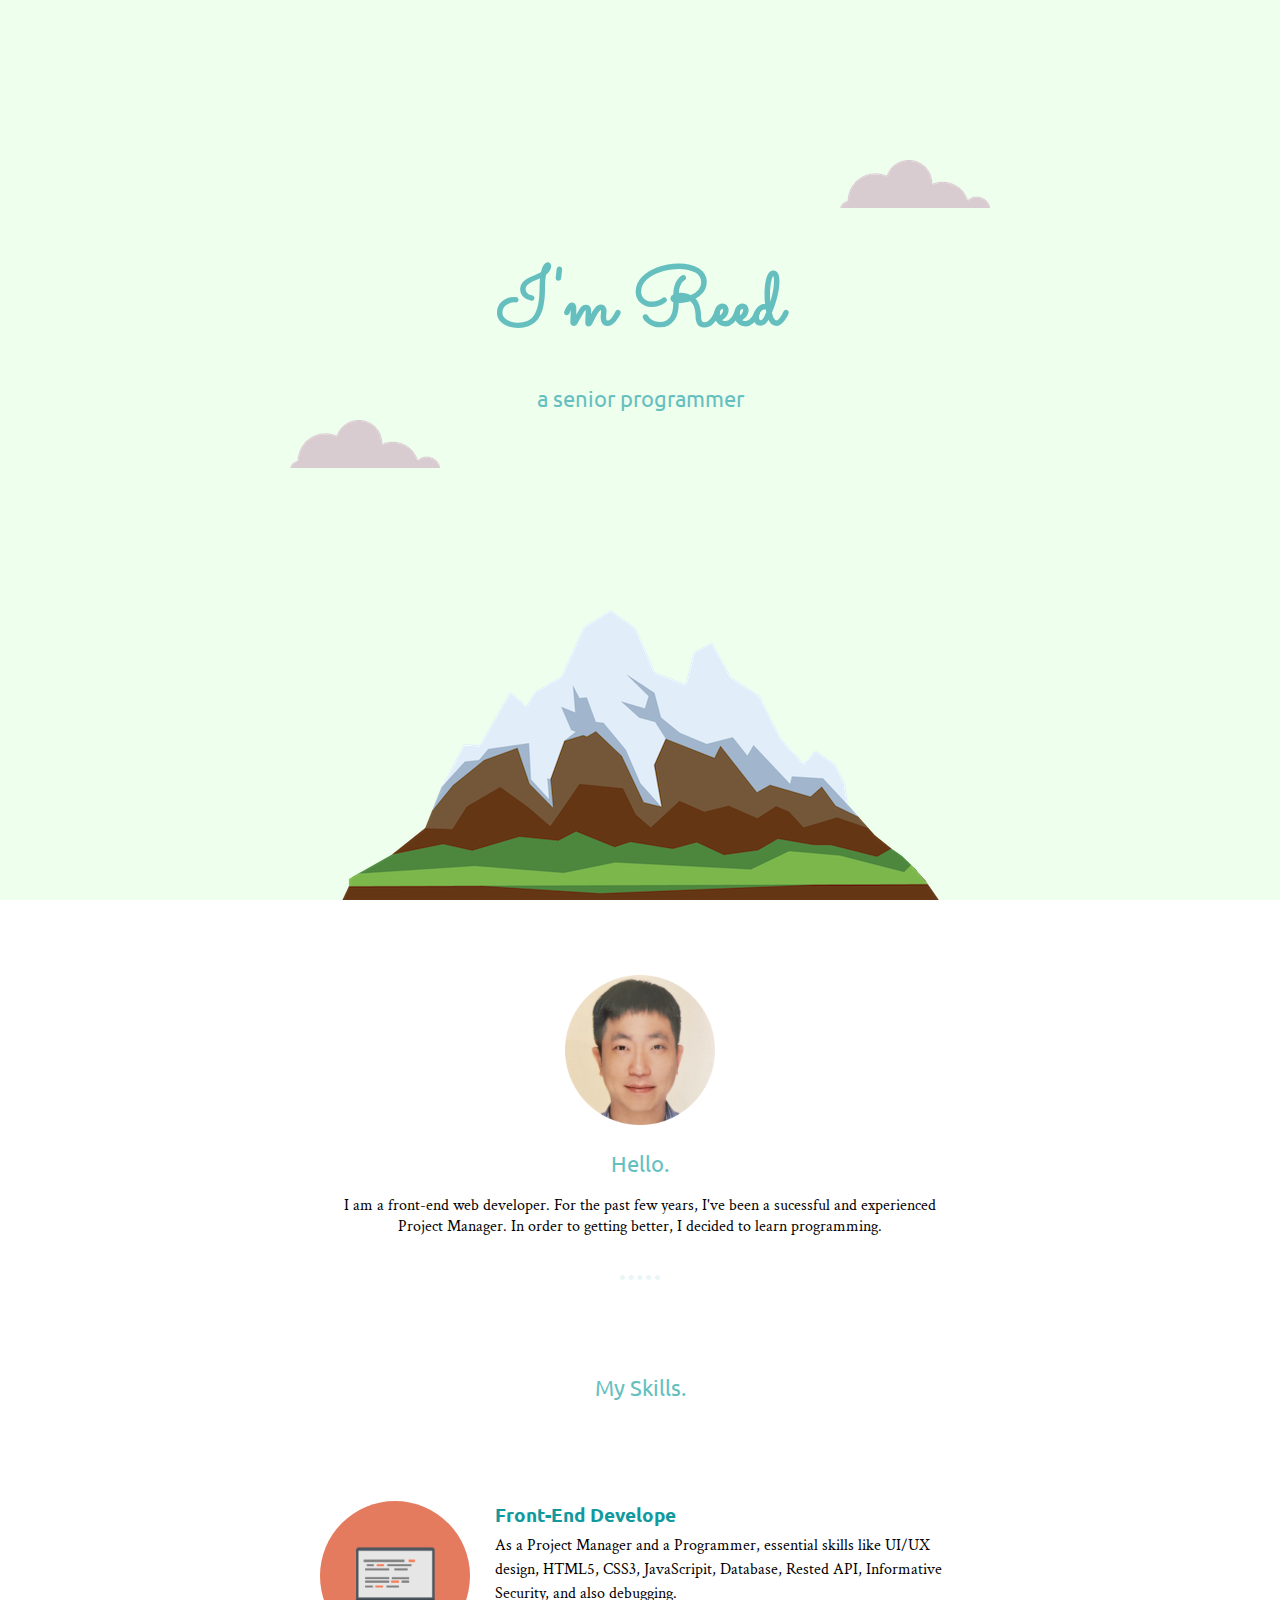
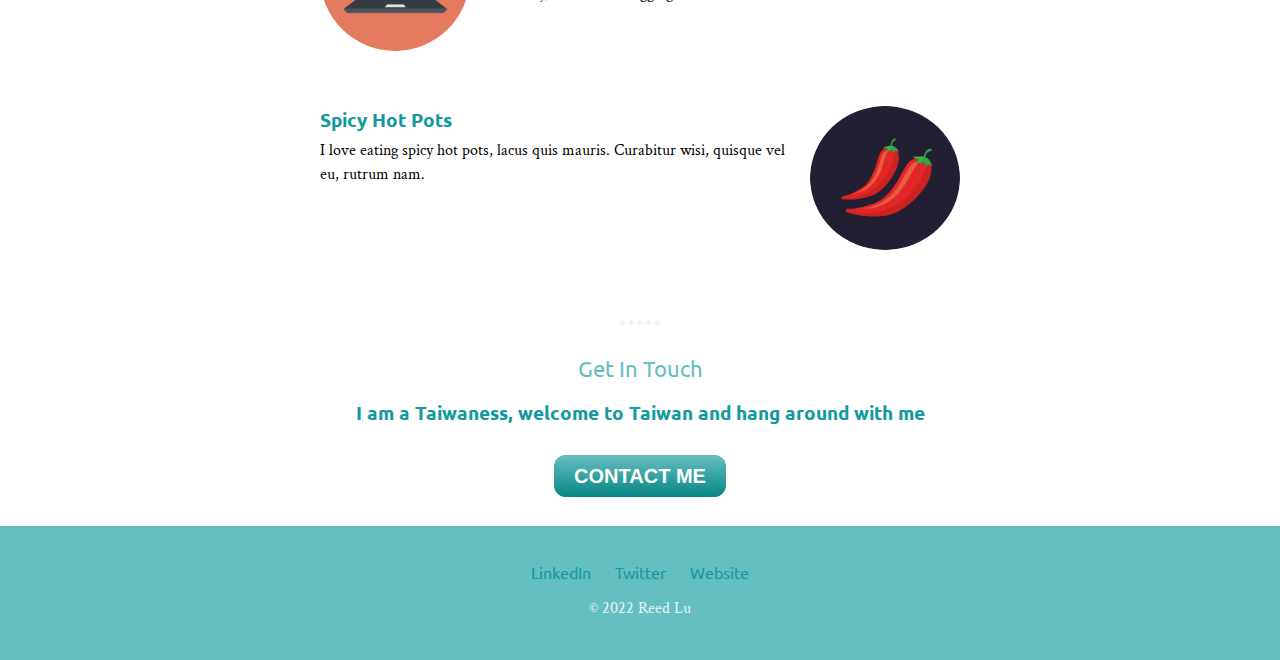
<file: index.html>
<!DOCTYPE html>
<html lang="en" dir="ltr">
  <head>
    <meta charset="utf-8">
    <title>Welcome</title>
    <link rel="stylesheet" href="css/style.css">
    <link rel="preconnect" href="https://fonts.googleapis.com">
    <link rel="preconnect" href="https://fonts.gstatic.com" crossorigin>
    <link href="https://fonts.googleapis.com/css2?family=Crimson+Text&family=Sacramento&family=Ubuntu&display=swap" rel="stylesheet">
  </head>
  <body>

    <div class="top-container">
      <img class='top-cloud' src="image/cloud.png" alt="cloud image">
      <h1>I'm Reed</h1>
      <h2>a senior programmer</h2>
      <img class='bottom-cloud' src="image/cloud.png" alt="cloud image">
      <img class="mountain" src="image/mountain.png" alt="mountain image">
    </div>


    <div class="middle-container">
      <div class="profile">
        <img  width="150px" src="image/Reed.png" alt="Reed's-personal-image">
        <h2>Hello.</h2>
        <p>I am a front-end web developer. For the past few years, I've been a sucessful and experienced Project Manager. In order to getting better, I decided to learn programming.  </p>
      </div>
      <hr>
      <div class="skills">
        <h2>My Skills.</h2>
        <div class="skill-row">
          <img class="computer-image" src="image/computer.png" alt="">
          <h3>Front-End Develope</h3>
          <p class="computer-description">As a Project Manager and a Programmer, essential skills like UI/UX design, HTML5, CSS3, JavaScripit, Database, Rested API, Informative Security, and also debugging.</p>
        </div>
        <div class="skill-row">
          <img class="chillies-image" src="image/chillies.png" alt="">
          <h3>Spicy Hot Pots</h3>
          <p class="chillies-description">I love eating spicy hot pots, lacus quis mauris. Curabitur wisi, quisque vel eu, rutrum nam.</p>
        </div>
      </div>
      <hr>
      <div class="contact-me">
        <h2>Get In Touch</h2>
        <h3>I am a Taiwaness, welcome to Taiwan and hang around with me </p>
        <a class="btn" href="mailto:name@email.com">CONTACT ME</a>
      </div>
    </div>


    <div class="bottom-container">
      <a class="footer-link" href="https://www.linkedin.com/">LinkedIn</a>
      <a class="footer-link" href="https://twitter.com/">Twitter</a>
      <a class="footer-link" href="https://www.appbrewery.co/">Website</a>
      <p>© 2022 Reed Lu</p>
    </div>



    <!-- <a href="index.html">Back to Index</a> -->

  </body>
</html>
</file>
<file: css/style.css>
body {
    text-align: center;
    margin: 0;
    font-family: 'Crimson Text', serif;
}

.top-container {
    background-color: #EEFFEE;
    /* padding-top:100px; */
    position: relative;
    height: 100vh;
    text-align: center;
}

h1,h2 {
    color: #66BFBF;
}

h3, a {
  color: #11999E;
  font-family: 'Ubuntu', sans-serif;
}

h1 {
  font-size: 5rem;
  margin: 0;
  padding-top:250px;
  font-family: 'Sacramento', cursive;
}

h2 {
  font-size: 1.4rem;
  font-weight: normal;
  font-family: 'Ubuntu', sans-serif;
}

h3 {

  margin: 5px 0;
}

p {
  font-size: 1rem;
  margin: 5px 0;
}

hr {
  border: none;
  border-top: 5px dotted #EAF6F6;
  width: 2.5rem;
}

.top-cloud {
  position: absolute;
  top:160px;
  right: calc(50% - 350px);
}

.bottom-cloud {
  position: absolute;
  top:420px;
  left: calc(50% - 350px);
}

.mountain {
  position: absolute;
  bottom: 0;
  left: 0;
  right: 0;
  margin: auto;
  max-height: 60vh;
}

.middle-container {
  padding-top: 50px;
  text-align: center;
}

.profile {
  max-width: 50%;
  margin: auto;
  padding: 25px 0;
}

.skills {
  max-width: 50%;
  padding: 25px 0;
  margin: 50px auto 0;
}

.skill-row {
  margin:100px auto;
  text-align: left;
  line-height: 1.5;
}

.skill-row img {
  width: 150px;
  border-radius: 100%;
}

.computer-image {
  float: left;
  margin-right: 25px;
}

.computer-description {
  line-height: 1.5;
}

.chillies-image {
  margin-left: 25px;
  float:right;
}

.chillies-description {
  line-height: 1.5;
}

.contact-me {
  margin: 30px auto 0;
}

.btn {
  line-height: 90px;
  background: #66BFBF;
  background-image: -webkit-linear-gradient(top, #66BFBF, #078585);
  background-image: -moz-linear-gradient(top, #66BFBF, #078585);
  background-image: -ms-linear-gradient(top, #66BFBF, #078585);
  background-image: -o-linear-gradient(top, #66BFBF, #078585);
  background-image: linear-gradient(to bottom, #66BFBF, #078585);
  -webkit-border-radius: 12;
  -moz-border-radius: 12;
  border-radius: 12px;
  font-family: Arial;
  color: #ffffff;
  font-size: 20px;
  padding: 10px 20px 10px 20px;
  text-decoration: none;
}

.btn:hover {
  background: #c558db;
  background-image: -webkit-linear-gradient(top, #c558db, #9c4093);
  background-image: -moz-linear-gradient(top, #c558db, #9c4093);
  background-image: -ms-linear-gradient(top, #c558db, #9c4093);
  background-image: -o-linear-gradient(top, #c558db, #9c4093);
  background-image: linear-gradient(to bottom, #c558db, #9c4093);
  text-decoration: none;
}

.bottom-container {
  padding: 30px 0;
  background-color: #66BFBF;
  text-align: center;
}

.bottom-container .footer-link {
  color: #11999E;
  line-height: 2;
  text-decoration: none;
  margin: 0 10px;
}


.footer-link:hover{
  color: #EAF6F6;
}


.bottom-container p {
  color: #EAF6F6;
  line-height: 2;
}
</file>
